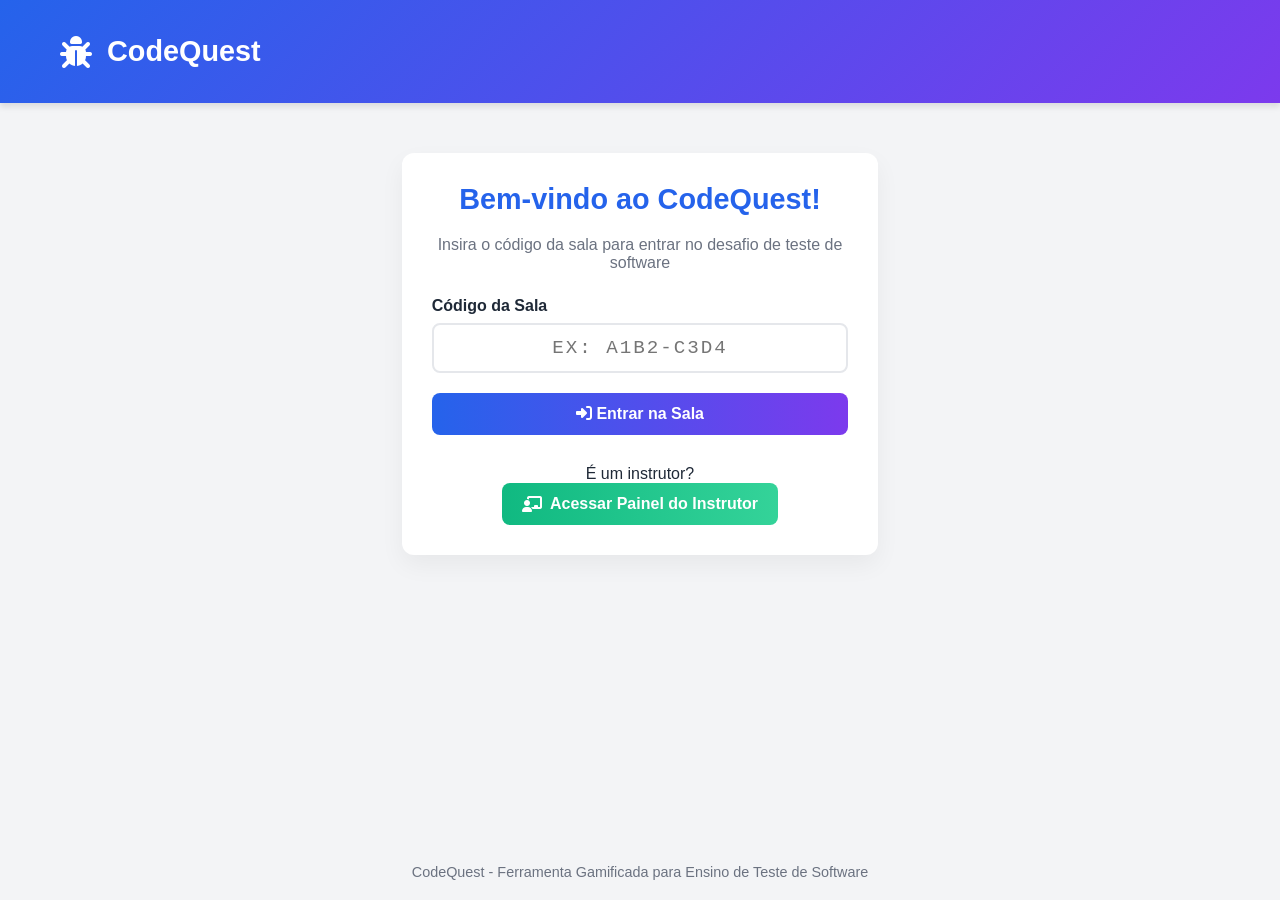
<file: telas-html/deepseek_html_20250921_8d0817.html>
<!DOCTYPE html>
<html lang="pt-BR">
<head>
    <meta charset="UTF-8">
    <meta name="viewport" content="width=device-width, initial-scale=1.0">
    <title>CodeQuest - Ensino Gamificado de Teste de Software</title>
    <link rel="stylesheet" href="https://cdnjs.cloudflare.com/ajax/libs/font-awesome/6.4.0/css/all.min.css">
    <style>
        :root {
            --primary: #2563eb;
            --secondary: #7c3aed;
            --accent: #10b981;
            --dark: #1f2937;
            --light: #f3f4f6;
        }
        
        * {
            margin: 0;
            padding: 0;
            box-sizing: border-box;
            font-family: 'Segoe UI', Tahoma, Geneva, Verdana, sans-serif;
        }
        
        body {
            background-color: var(--light);
            color: var(--dark);
            min-height: 100vh;
            display: flex;
            flex-direction: column;
        }
        
        .container {
            max-width: 1200px;
            margin: 0 auto;
            padding: 20px;
        }
        
        header {
            background: linear-gradient(135deg, var(--primary), var(--secondary));
            color: white;
            padding: 15px 0;
            box-shadow: 0 4px 6px rgba(0, 0, 0, 0.1);
        }
        
        .logo {
            display: flex;
            align-items: center;
            gap: 15px;
        }
        
        .logo img {
            height: 50px;
        }
        
        .logo h1 {
            font-size: 1.8rem;
            font-weight: 700;
        }
        
        .screen {
            display: none;
            background: white;
            border-radius: 12px;
            box-shadow: 0 10px 25px rgba(0, 0, 0, 0.05);
            padding: 30px;
            margin: 30px auto;
            width: 90%;
            max-width: 800px;
        }
        
        .active {
            display: block;
            animation: fadeIn 0.5s ease;
        }
        
        @keyframes fadeIn {
            from { opacity: 0; transform: translateY(20px); }
            to { opacity: 1; transform: translateY(0); }
        }
        
        h2 {
            color: var(--primary);
            margin-bottom: 20px;
            text-align: center;
            font-size: 1.8rem;
        }
        
        .form-group {
            margin-bottom: 20px;
        }
        
        label {
            display: block;
            margin-bottom: 8px;
            font-weight: 600;
            color: var(--dark);
        }
        
        input, select {
            width: 100%;
            padding: 12px 15px;
            border: 2px solid #e5e7eb;
            border-radius: 8px;
            font-size: 1rem;
            transition: border-color 0.3s;
        }
        
        input:focus, select:focus {
            border-color: var(--primary);
            outline: none;
        }
        
        .btn {
            background: linear-gradient(to right, var(--primary), var(--secondary));
            color: white;
            border: none;
            padding: 12px 20px;
            border-radius: 8px;
            font-size: 1rem;
            font-weight: 600;
            cursor: pointer;
            transition: transform 0.2s, box-shadow 0.2s;
            display: inline-flex;
            align-items: center;
            justify-content: center;
            gap: 8px;
        }
        
        .btn:hover {
            transform: translateY(-2px);
            box-shadow: 0 4px 8px rgba(0, 0, 0, 0.1);
        }
        
        .btn-accent {
            background: linear-gradient(to right, var(--accent), #34d399);
        }
        
        .btn-block {
            display: block;
            width: 100%;
        }
        
        .code-input {
            font-family: 'Courier New', Courier, monospace;
            font-size: 1.2rem;
            letter-spacing: 2px;
            text-align: center;
            text-transform: uppercase;
        }
        
        .player-list {
            list-style: none;
            margin: 25px 0;
            border-radius: 8px;
            overflow: hidden;
            border: 1px solid #e5e7eb;
        }
        
        .player-list li {
            padding: 15px;
            border-bottom: 1px solid #e5e7eb;
            display: flex;
            align-items: center;
            gap: 15px;
        }
        
        .player-list li:last-child {
            border-bottom: none;
        }
        
        .player-list .avatar {
            width: 40px;
            height: 40px;
            border-radius: 50%;
            background: var(--primary);
            color: white;
            display: flex;
            align-items: center;
            justify-content: center;
            font-weight: bold;
        }
        
        .ranking-table {
            width: 100%;
            border-collapse: collapse;
            margin: 20px 0;
        }
        
        .ranking-table th, .ranking-table td {
            padding: 12px 15px;
            text-align: left;
            border-bottom: 1px solid #e5e7eb;
        }
        
        .ranking-table th {
            background-color: #f9fafb;
            font-weight: 600;
        }
        
        .ranking-table tr:nth-child(even) {
            background-color: #f9fafb;
        }
        
        .ranking-table tr:hover {
            background-color: #f3f4f6;
        }
        
        .rank-1, .rank-2, .rank-3 {
            font-weight: bold;
        }
        
        .rank-1 {
            color: gold;
        }
        
        .rank-2 {
            color: silver;
        }
        
        .rank-3 {
            color: #cd7f32; /* bronze */
        }
        
        .badge {
            display: inline-block;
            padding: 4px 8px;
            border-radius: 50px;
            font-size: 0.8rem;
            font-weight: 600;
        }
        
        .badge-primary {
            background-color: #dbeafe;
            color: var(--primary);
        }
        
        .badge-accent {
            background-color: #d1fae5;
            color: var(--accent);
        }
        
        .tabs {
            display: flex;
            margin-bottom: 20px;
            border-bottom: 2px solid #e5e7eb;
        }
        
        .tab {
            padding: 10px 20px;
            cursor: pointer;
            font-weight: 600;
            color: #6b7280;
            border-bottom: 3px solid transparent;
        }
        
        .tab.active {
            color: var(--primary);
            border-bottom: 3px solid var(--primary);
        }
        
        .tab-content {
            display: none;
        }
        
        .tab-content.active {
            display: block;
        }
        
        .challenge-card {
            border: 1px solid #e5e7eb;
            border-radius: 8px;
            padding: 15px;
            margin-bottom: 15px;
            background: white;
        }
        
        .challenge-card h3 {
            margin-bottom: 10px;
            color: var(--dark);
        }
        
        .challenge-card p {
            color: #6b7280;
            margin-bottom: 15px;
        }
        
        .footer {
            margin-top: auto;
            text-align: center;
            padding: 20px;
            color: #6b7280;
            font-size: 0.9rem;
        }
    </style>
</head>
<body>
    <header>
        <div class="container">
            <div class="logo">
                <i class="fas fa-bug fa-2x"></i>
                <h1>CodeQuest</h1>
            </div>
        </div>
    </header>
    
    <div class="container">
        <!-- Tela inicial - Inserção de código -->
        <div class="screen active" id="code-screen">
            <h2>Bem-vindo ao CodeQuest!</h2>
            <p style="text-align: center; margin-bottom: 25px; color: #6b7280;">
                Insira o código da sala para entrar no desafio de teste de software
            </p>
            
            <div class="form-group">
                <label for="room-code">Código da Sala</label>
                <input type="text" id="room-code" class="code-input" placeholder="Ex: A1B2-C3D4" maxlength="9">
            </div>
            
            <button class="btn btn-block" onclick="showScreen('name-screen')">
                <i class="fas fa-sign-in-alt"></i> Entrar na Sala
            </button>
            
            <div style="margin-top: 30px; text-align: center;">
                <p>É um instrutor?</p>
                <button class="btn btn-accent" onclick="showScreen('instructor-screen')">
                    <i class="fas fa-chalkboard-teacher"></i> Acessar Painel do Instrutor
                </button>
            </div>
        </div>
        
        <!-- Tela de identificação do jogador -->
        <div class="screen" id="name-screen">
            <h2>Identifique-se</h2>
            <p style="text-align: center; margin-bottom: 25px; color: #6b7280;">
                Escolha como quer ser chamado durante o desafio
            </p>
            
            <div class="form-group">
                <label for="player-name">Seu Nome</label>
                <input type="text" id="player-name" placeholder="Ex: TestMaster123" maxlength="20">
            </div>
            
            <button class="btn btn-block" onclick="showScreen('lobby-screen')">
                <i class="fas fa-play"></i> Entrar no Jogo
            </button>
            
            <button class="btn btn-block" style="background: #6b7280; margin-top: 10px;" onclick="showScreen('code-screen')">
                <i class="fas fa-arrow-left"></i> Voltar
            </button>
        </div>
        
        <!-- Sala de espera -->
        <div class="screen" id="lobby-screen">
            <h2>Sala de Espera</h2>
            <p style="text-align: center; margin-bottom: 25px; color: #6b7280;">
                Aguardando o início do desafio... Jogadores conectados:
            </p>
            
            <ul class="player-list">
                <li><div class="avatar">T</div> TestMaster123</li>
                <li><div class="avatar">Q</div> QualityExpert</li>
                <li><div class="avatar">B</div> BugHunter</li>
                <li><div class="avatar">D</div> DebugPro</li>
            </ul>
            
            <div style="text-align: center;">
                <p style="margin-bottom: 15px; color: #6b7280;">
                    <i class="fas fa-clock"></i> O desafio começará em: <strong>02:30</strong>
                </p>
                
                <button class="btn btn-accent">
                    <i class="fas fa-hourglass-start"></i> Iniciar Desafio
                </button>
            </div>
        </div>
        
        <!-- Painel do Instrutor -->
        <div class="screen" id="instructor-screen">
            <h2>Painel do Instrutor</h2>
            
            <div class="tabs">
                <div class="tab active" onclick="changeTab('create-tab')">Criar Sala</div>
                <div class="tab" onclick="changeTab('challenges-tab')">Desafios</div>
                <div class="tab" onclick="changeTab('ranking-tab')">Ranking</div>
            </div>
            
            <div id="create-tab" class="tab-content active">
                <div class="form-group">
                    <label for="room-name">Nome da Sala</label>
                    <input type="text" id="room-name" placeholder="Ex: Turma A - Testes Unitários">
                </div>
                
                <div class="form-group">
                    <label for="challenge-select">Desafio</label>
                    <select id="challenge-select">
                        <option>Testes Unitários - Básico</option>
                        <option>Testes de Integração - Intermediário</option>
                        <option>Testes de Sistema - Avançado</option>
                    </select>
                </div>
                
                <div class="form-group">
                    <label for="room-duration">Duração (minutos)</label>
                    <input type="number" id="room-duration" value="30" min="5" max="120">
                </div>
                
                <button class="btn btn-block">
                    <i class="fas fa-plus-circle"></i> Criar Sala e Gerar Código
                </button>
            </div>
            
            <div id="challenges-tab" class="tab-content">
                <div class="challenge-card">
                    <h3>Testes Unitários - Básico <span class="badge badge-primary">Fácil</span></h3>
                    <p>Desafio introdutório para testar funções simples e lógica básica.</p>
                    <button class="btn">Gerenciar</button>
                </div>
                
                <div class="challenge-card">
                    <h3>Testes de Integração - Intermediário <span class="badge badge-accent">Médio</span></h3>
                    <p>Teste a integração entre módulos e componentes do sistema.</p>
                    <button class="btn">Gerenciar</button>
                </div>
                
                <div class="challenge-card">
                    <h3>Testes de Sistema - Avançado <span class="badge" style="background: #fee2e2; color: #ef4444;">Difícil</span></h3>
                    <p>Desafio completo para testar todo o sistema de forma integrada.</p>
                    <button class="btn">Gerenciar</button>
                </div>
                
                <button class="btn btn-block">
                    <i class="fas fa-plus"></i> Criar Novo Desafio
                </button>
            </div>
            
            <div id="ranking-tab" class="tab-content">
                <table class="ranking-table">
                    <thead>
                        <tr>
                            <th>Posição</th>
                            <th>Jogador</th>
                            <th>Pontuação</th>
                            <th>Desafios</th>
                        </tr>
                    </thead>
                    <tbody>
                        <tr>
                            <td class="rank-1">1º</td>
                            <td>TestMaster123</td>
                            <td>2450</td>
                            <td>18</td>
                        </tr>
                        <tr>
                            <td class="rank-2">2º</td>
                            <td>QualityExpert</td>
                            <td>2150</td>
                            <td>15</td>
                        </tr>
                        <tr>
                            <td class="rank-3">3º</td>
                            <td>BugHunter</td>
                            <td>1950</td>
                            <td>12</td>
                        </tr>
                        <tr>
                            <td>4º</td>
                            <td>DebugPro</td>
                            <td>1650</td>
                            <td>10</td>
                        </tr>
                    </tbody>
                </table>
                
                <button class="btn btn-block">
                    <i class="fas fa-download"></i> Exportar Dados
                </button>
            </div>
            
            <button class="btn btn-block" style="background: #6b7280; margin-top: 20px;" onclick="showScreen('code-screen')">
                <i class="fas fa-arrow-left"></i> Voltar
            </button>
        </div>
    </div>
    
    <div class="footer">
        <p>CodeQuest - Ferramenta Gamificada para Ensino de Teste de Software</p>
    </div>

    <script>
        // Função para alternar entre as telas
        function showScreen(screenId) {
            // Oculta todas as telas
            document.querySelectorAll('.screen').forEach(screen => {
                screen.classList.remove('active');
            });
            
            // Mostra a tela solicitada
            document.getElementById(screenId).classList.add('active');
        }
        
        // Função para alternar entre as abas no painel do instrutor
        function changeTab(tabId) {
            // Remove a classe ativa de todas as abas e conteúdos
            document.querySelectorAll('.tab').forEach(tab => {
                tab.classList.remove('active');
            });
            
            document.querySelectorAll('.tab-content').forEach(content => {
                content.classList.remove('active');
            });
            
            // Adiciona a classe ativa à aba e conteúdo selecionados
            document.querySelector(`[onclick="changeTab('${tabId}')"]`).classList.add('active');
            document.getElementById(tabId).classList.add('active');
        }
        
        // Formatação do código da sala
        document.getElementById('room-code').addEventListener('input', function(e) {
            let value = e.target.value.replace(/-/g, '');
            
            if (value.length > 4) {
                value = value.substring(0, 4) + '-' + value.substring(4, 8);
            }
            
            e.target.value = value.toUpperCase();
        });
    </script>
</body>
</html>
</file>
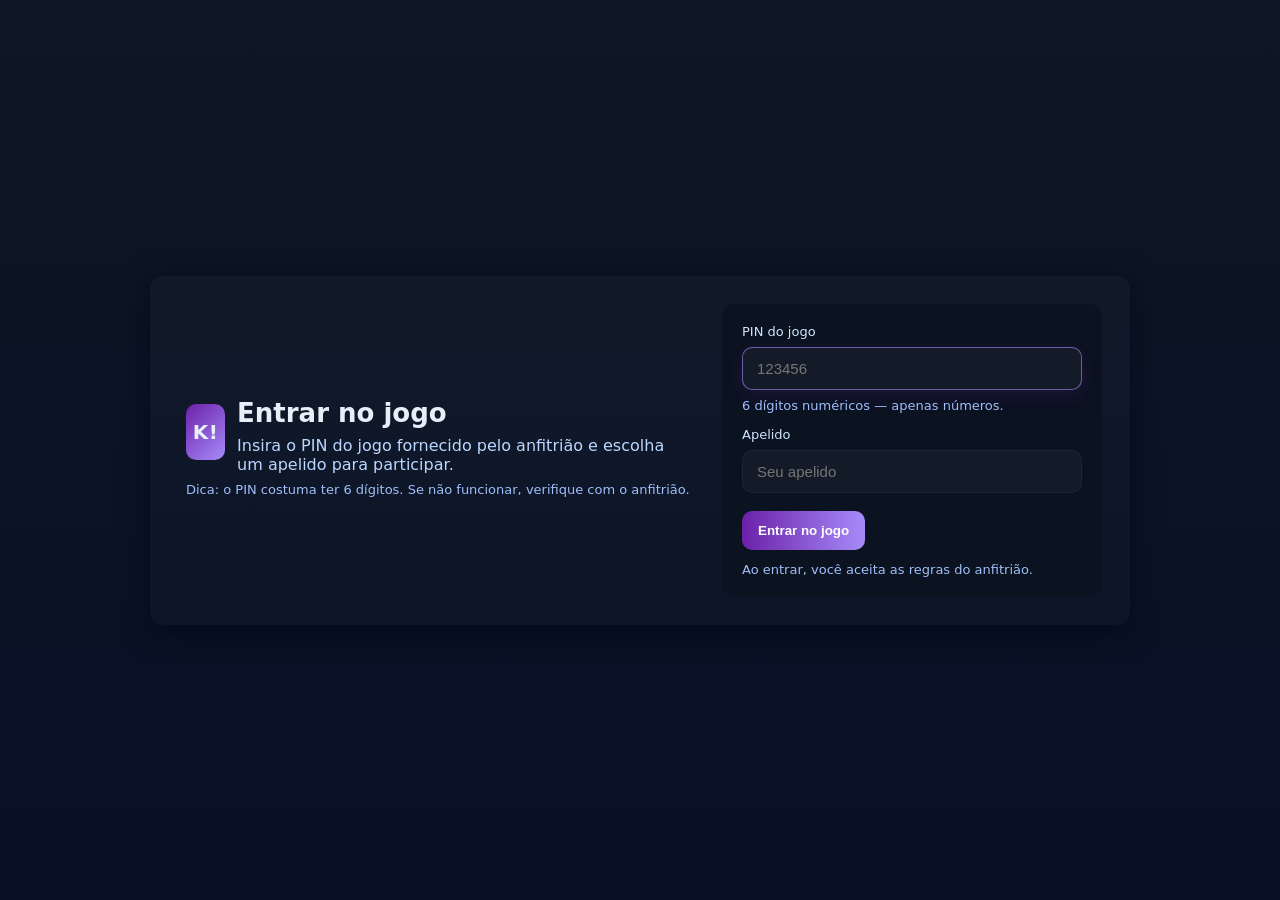
<file: telas-html/kahoot_like_join.html>
<!doctype html>
<html lang="pt-BR">

<head>
  <meta charset="utf-8" />
  <meta name="viewport" content="width=device-width,initial-scale=1" />
  <title>Página de entrada - Kahoot (estilo)</title>
  <meta name="description" content="Página de entrada simulada: insira o PIN do jogo e seu apelido para participar." />
  <style>
    :root {
      --bg: #0f1724;
       --blue-deep: #1A3C57;
      /* dark navy */
      --card: #0b1220;
      --accent: #6b21a8;
      /* purple-ish */
      --accent-2: #a78bfa;
      --muted: #93c5fd;
      --glass: rgba(255, 255, 255, 0.04);
      --success: #10b981;
      font-family: Inter, system-ui, -apple-system, "Segoe UI", Roboto, "Helvetica Neue", Arial;
    }

    * {
      box-sizing: border-box
    }

    html,
    body {
      height: 100%;
      margin: 0;
      background: linear-gradient(180deg, var(--bg), #071026);
      color: #e6eef8
    }

    .wrap {
      min-height: 100vh;
      display: flex;
      align-items: center;
      justify-content: center;
      padding: 32px
    }

    .card {
      width: 100%;
      max-width: 980px;
      background: linear-gradient(180deg, rgba(255, 255, 255, 0.02), rgba(255, 255, 255, 0.01));
      border-radius: 14px;
      padding: 28px;
      display: flex;
      gap: 24px;
      align-items: center;
      box-shadow: 0 8px 30px rgba(2, 6, 23, 0.7)
    }

    .left {
      flex: 1;
      padding: 8px
    }

    .brand {
      display: flex;
      align-items: center;
      gap: 12px
    }

    .logo {
      width: 56px;
      height: 56px;
      border-radius: 10px;
      background: linear-gradient(135deg, var(--accent), var(--accent-2));
      display: flex;
      align-items: center;
      justify-content: center;
      font-weight: 700;
      letter-spacing: 0.6px;
      font-size: 20px
    }

    h1 {
      margin: 8px 0 0;
      font-size: 26px
    }

    p.lead {
      margin: 8px 0 0;
      color: #bcd7ff
    }

    .right {
      width: 380px;
      background: var(--card);
      padding: 20px;
      border-radius: 12px
    }

    label {
      display: block;
      font-size: 13px;
      margin-bottom: 8px;
      color: #cfe4ff
    }

    .input-row {
      display: flex;
      gap: 12px;
      align-items: center
    }

    input[type="text"],
    input[type="tel"] {
      width: 100%;
      padding: 12px 14px;
      border-radius: 10px;
      border: 1px solid rgba(255, 255, 255, 0.04);
      background: var(--glass);
      color: inherit;
      font-size: 15px;
      outline: none
    }

    input:focus {
      box-shadow: 0 6px 18px rgba(107, 33, 168, 0.18);
      border-color: rgba(167, 139, 250, 0.6)
    }

    .btn {
      display: inline-block;
      padding: 12px 16px;
      border-radius: 10px;
      background: linear-gradient(90deg, var(--accent), var(--accent-2));
      color: white;
      border: none;
      font-weight: 600;
      cursor: pointer
    }

    .btn:disabled {
      opacity: 0.5;
      cursor: not-allowed
    }

    .muted {
      font-size: 13px;
      color: #9fbef8;
      margin-top: 8px
    }

    .hint {
      font-size: 13px;
      color: #fca5a5;
      margin-top: 8px
    }

    .pin-inputs {
      display: flex;
      gap: 8px
    }

    .pin-box {
      width: 48px;
      height: 48px;
      border-radius: 8px;
      background: transparent;
      border: 1px solid rgba(255, 255, 255, 0.06);
      display: flex;
      align-items: center;
      justify-content: center;
      font-size: 20px
    }

    .footer {
      margin-top: 12px;
      font-size: 13px;
      color: #9fbef8
    }

    /* responsive */
    @media (max-width:880px) {
      .card {
        flex-direction: column;
        padding: 18px
      }

      .right {
        width: 100%
      }
    }

    /* small animation */
    .pulse {
      animation: pulse 2.4s infinite
    }

    @keyframes pulse {
      0% {
        transform: scale(1)
      }

      50% {
        transform: scale(1.02)
      }

      100% {
        transform: scale(1)
      }
    }

    /* confetti canvas covers whole page when shown */
    #confetti {
      position: fixed;
      left: 0;
      top: 0;
      width: 100%;
      height: 100%;
      pointer-events: none
    }
  </style>
</head>

<body>
  <canvas id="confetti" aria-hidden="true"></canvas>
  <main class="wrap" id="main">
    <section class="card" aria-labelledby="titulo">
      <div class="left">
        <div class="brand">
          <div class="logo" aria-hidden="true">K!</div>
          <div>
            <h1 id="titulo">Entrar no jogo</h1>
            <p class="lead">Insira o PIN do jogo fornecido pelo anfitrião e escolha um apelido para participar.</p>
          </div>
        </div>
        <p class="muted">Dica: o PIN costuma ter 6 dígitos. Se não funcionar, verifique com o anfitrião.</p>
      </div>

      <aside class="right" aria-label="Formulário de entrada">
        <form id="joinForm" novalidate>
          <div>
            <label for="pin">PIN do jogo</label>
            <div class="input-row">
              <input id="pin" name="pin" type="tel" inputmode="numeric" pattern="[0-9]*" maxlength="6"
                placeholder="123456" aria-describedby="pinHelp" autocomplete="off" required />
            </div>
            <div id="pinHelp" class="muted">6 dígitos numéricos — apenas números.</div>
          </div>

          <div style="margin-top:14px">
            <label for="nick">Apelido</label>
            <input id="nick" name="nick" type="text" maxlength="24" placeholder="Seu apelido" autocomplete="nickname"
              required />
          </div>

          <div style="margin-top:18px;display:flex;gap:12px;align-items:center">
            <button id="joinBtn" class="btn" type="submit" aria-live="polite">Entrar no jogo</button>
            <div id="status" class="muted" aria-hidden="true"></div>
          </div>

          <div id="error" class="hint" role="alert" aria-live="assertive" style="display:none"></div>

          <div class="footer">Ao entrar, você aceita as regras do anfitrião.</div>
        </form>
      </aside>
    </section>
  </main>

  <script>
    // Acessibilidade: foco inicial
    document.getElementById('pin').focus();

    const pinInput = document.getElementById('pin');
    const nickInput = document.getElementById('nick');
    const form = document.getElementById('joinForm');
    const errorBox = document.getElementById('error');
    const status = document.getElementById('status');
    const joinBtn = document.getElementById('joinBtn');

    // helper: show error
    function showError(msg) {
      errorBox.style.display = 'block';
      errorBox.textContent = msg;
    }
    function clearError() {
      errorBox.style.display = 'none';
      errorBox.textContent = '';
    }

    // validate PIN: only digits, length 6
    function validPin(v) {
      return /^\d{6}$/.test(v);
    }

    function sanitizePin(v) {
      return v.replace(/\D/g, '').slice(0, 6);
    }

    // live sanitize while typing
    pinInput.addEventListener('input', e => {
      const clean = sanitizePin(e.target.value);
      if (e.target.value !== clean) e.target.value = clean;
      clearError();
    });

    form.addEventListener('submit', e => {
      e.preventDefault();
      clearError();
      const pin = pinInput.value.trim();
      const nick = nickInput.value.trim() || 'Jogador';

      if (!validPin(pin)) {
        showError('PIN inválido — insira 6 dígitos numéricos.');
        pinInput.focus();
        return;
      }
      if (nick.length < 1 || nick.length > 24) {
        showError('Apelido inválido — use entre 1 e 24 caracteres.');
        nickInput.focus();
        return;
      }

      // Simula requisição ao servidor (sem backend) — mostra status
      joinBtn.disabled = true;
      status.textContent = 'Conectando...';

      // Simulação: se PIN terminar em 0 => não encontrado; se terminar 9 => já começou; else sucesso
      setTimeout(() => {
        joinBtn.disabled = false;
        if (pin.endsWith('0')) {
          status.textContent = '';
          showError('PIN não encontrado. Verifique com o anfitrião.');
          return;
        }
        if (pin.endsWith('9')) {
          status.textContent = '';
          showError('O jogo já começou. Aguarde o próximo.');
          return;
        }
        // sucesso
        status.textContent = '';
        clearError();
        showJoined(nick, pin);
      }, 900 + Math.random() * 800);
    });

    // função simples de confetti para celebrar
    function showJoined(nick, pin) {
      const main = document.getElementById('main');
      const container = document.createElement('div');
      container.style.position = 'fixed';
      container.style.left = 0; container.style.top = 0; container.style.width = '100%'; container.style.height = '100%';
      container.style.display = 'flex'; container.style.alignItems = 'center'; container.style.justifyContent = 'center';
      container.style.pointerEvents = 'none';

      const card = document.createElement('div');
      card.style.background = 'linear-gradient(90deg, rgba(255,255,255,0.04), rgba(255,255,255,0.02))';
      card.style.padding = '28px'; card.style.borderRadius = '12px'; card.style.boxShadow = '0 10px 30px rgba(2,6,23,0.7)';
      card.innerHTML = `<div style="text-align:center;color:var(--muted)"><h2 style=\"margin:0 0 8px;color:white\">Bem-vindo, ${escapeHtml(nick)}!</h2><p style=\"margin:0 0 12px\">Você entrou no jogo <strong>${escapeHtml(pin)}</strong></p><p style=\"margin:0 10px 0; font-size:14px; color:#cfe4ff\">Aguarde instruções do anfitrião.</p></div>`;
      container.appendChild(card);
      document.body.appendChild(container);
      // confetti via canvas
      runConfetti(120);
      // remove após 5s
      setTimeout(() => { container.remove(); }, 5000);
    }

    // escape para evitar XSS se usuário colar HTML
    function escapeHtml(s) { return String(s).replace(/[&<>"'`]/g, c => ({ "&": "&amp;", "<": "&lt;", ">": "&gt;", "\"": "&quot;", "'": "&#39;", "`": "&#x60;" }[c])); }

    // ------- confetti (simples, pequeno) -------
    function runConfetti(pieces) {
      const canvas = document.getElementById('confetti');
      if (!canvas) return;
      const ctx = canvas.getContext('2d');
      let W = canvas.width = innerWidth;
      let H = canvas.height = innerHeight;
      const items = [];
      for (let i = 0; i < pieces; i++) {
        items.push({
          x: Math.random() * W, y: Math.random() * -H, r: Math.random() * 8 + 4, d: Math.random() * 60 + 20,
          vx: (Math.random() - 0.5) * 3, vy: Math.random() * 4 + 2, rot: Math.random() * 360, vr: (Math.random() - 0.5) * 8
        });
      }
      let t = 0;
      function frame() {
        ctx.clearRect(0, 0, W, H);
        for (const it of items) {
          it.x += it.vx; it.y += it.vy; it.rot += it.vr;
          ctx.save();
          ctx.translate(it.x, it.y);
          ctx.rotate(it.rot * Math.PI / 180);
          // simple rectangle piece
          ctx.fillStyle = randomColor(it.d);
          ctx.fillRect(-it.r / 2, -it.r / 2, it.r, it.r * 0.6);
          ctx.restore();
        }
        // remove items that fell below
        if (items.every(i => i.y > H + 50)) return; // stop when all gone
        t = requestAnimationFrame(frame);
      }
      frame();
      // stop after 4s
      setTimeout(() => { cancelAnimationFrame(t); ctx.clearRect(0, 0, W, H); }, 4000);

      function randomColor(seed) {
        const palette = ['#ff8a80', '#ffd180', '#8c9eff', '#80d8ff', '#b9f6ca', '#d1c4e9'];
        return palette[Math.floor(Math.abs(seed) % palette.length)];
      }
    }

    // small enhancement: submit with Enter when focus in nickname or pin
    [pinInput, nickInput].forEach(el => el.addEventListener('keydown', e => { if (e.key === 'Enter') { e.preventDefault(); joinBtn.click(); } }));

    // prevent mobile keyboard weirdness: ensure numeric keyboard
    pinInput.addEventListener('focus', () => { pinInput.setAttribute('inputmode', 'numeric'); });

    // progressive enhancement: deep-linking example (e.g. ?pin=123456&nick=Bob)
    (function prefill() {
      const params = new URLSearchParams(location.search);
      if (params.has('pin')) pinInput.value = sanitizePin(params.get('pin'));
      if (params.has('nick')) nickInput.value = params.get('nick').slice(0, 24);
    })();

  </script>
</body>

</html>
</file>
